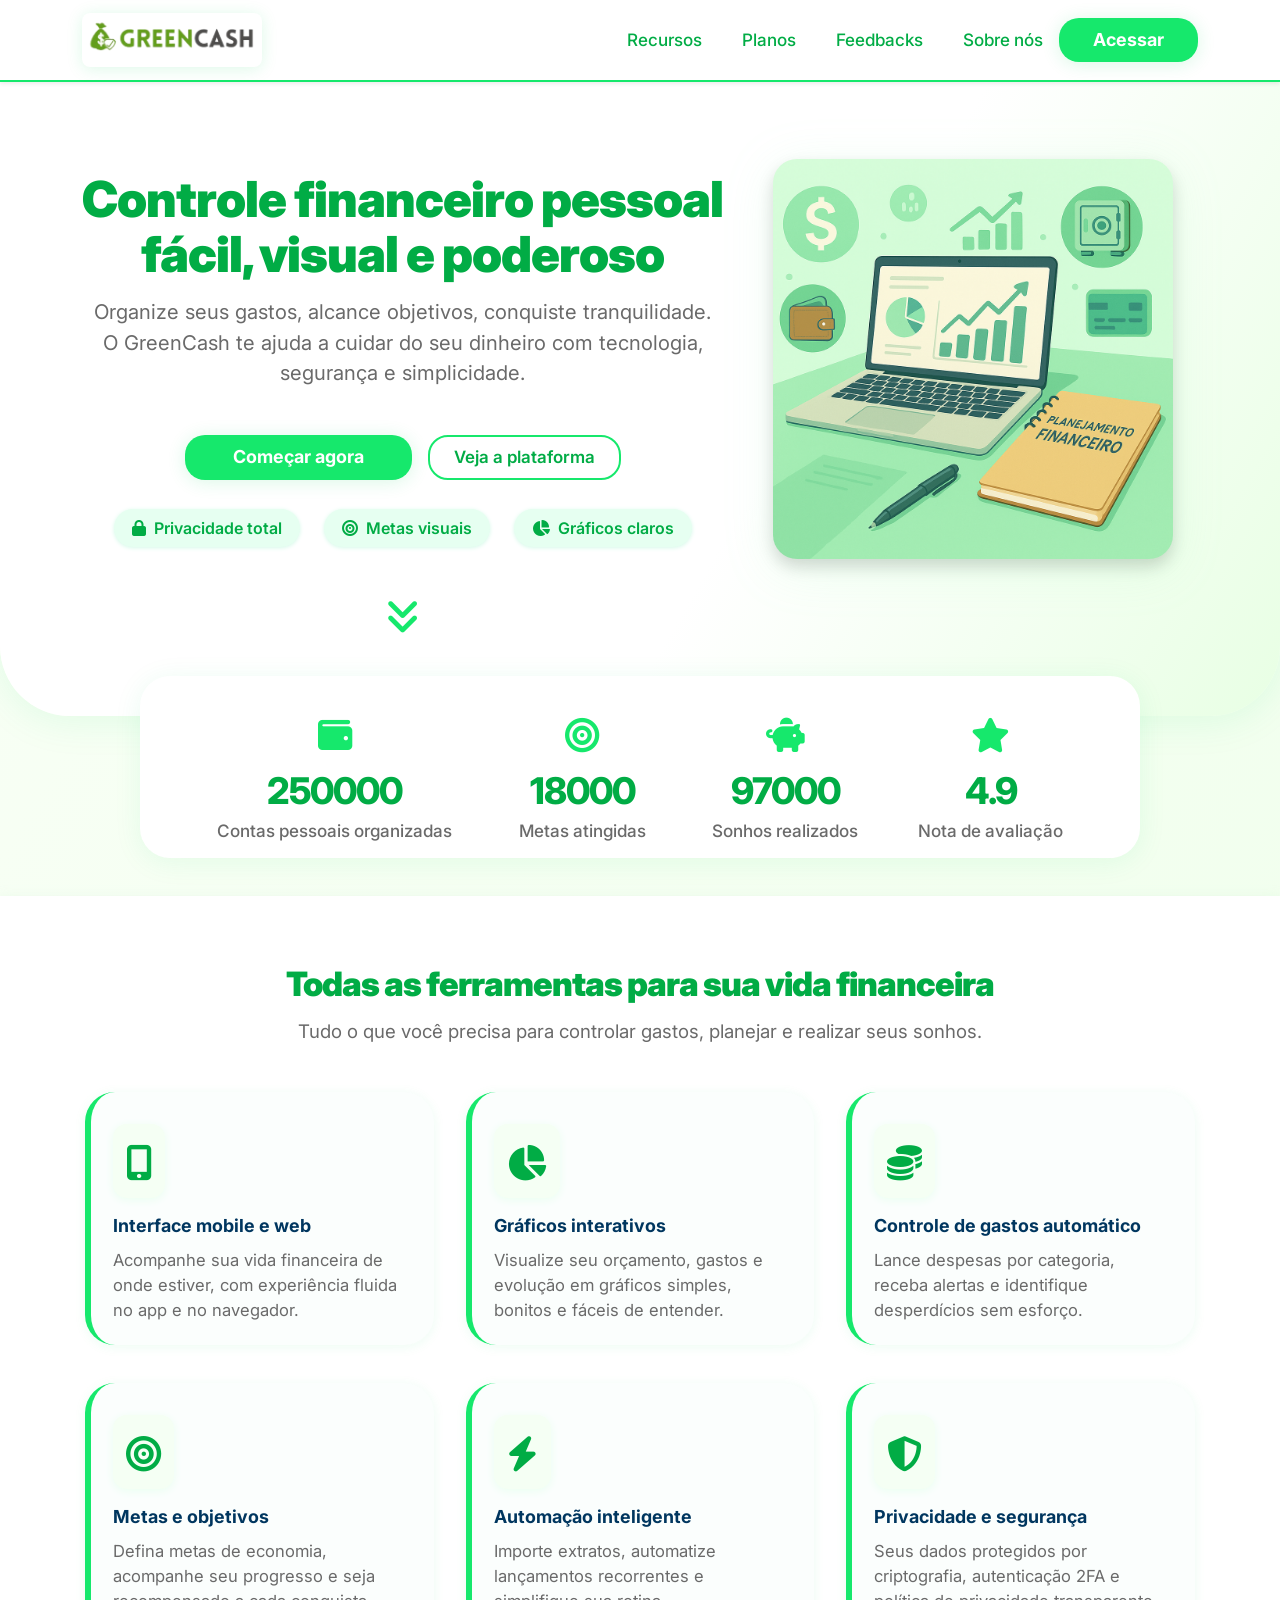
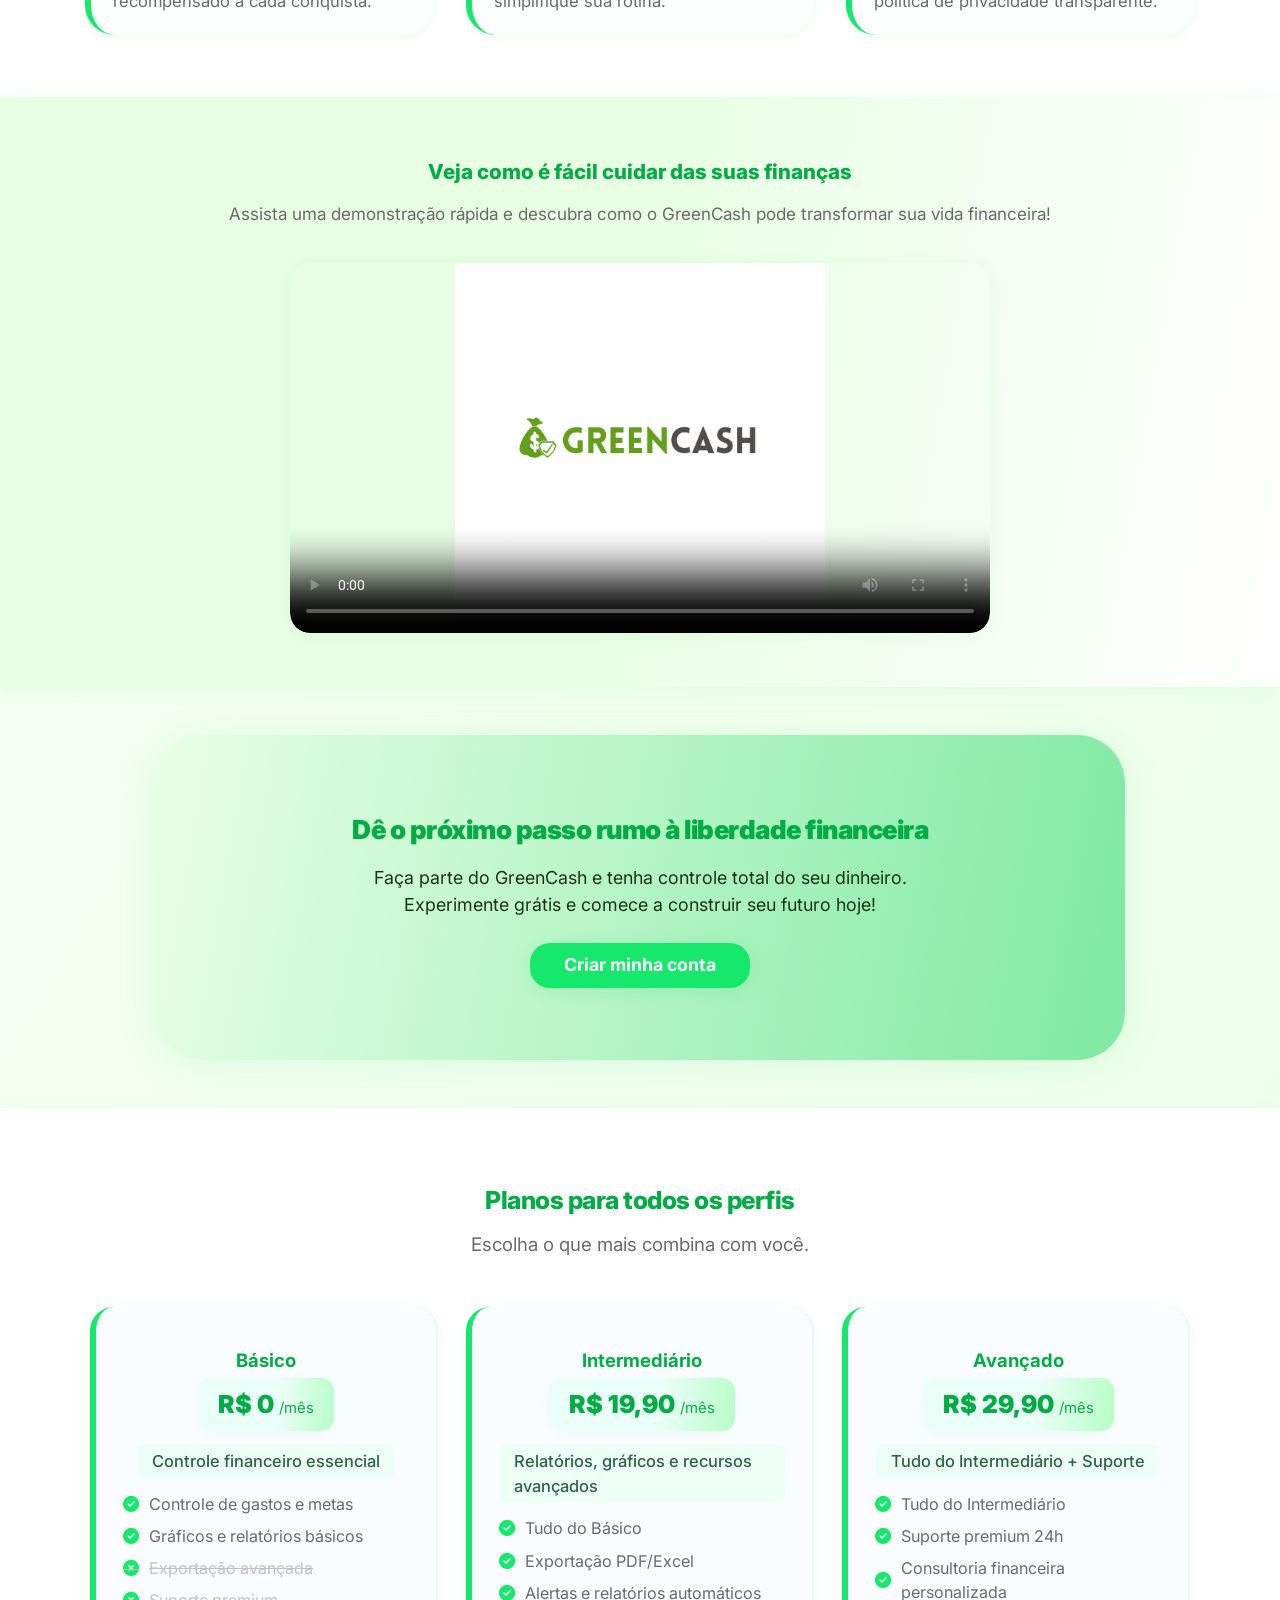
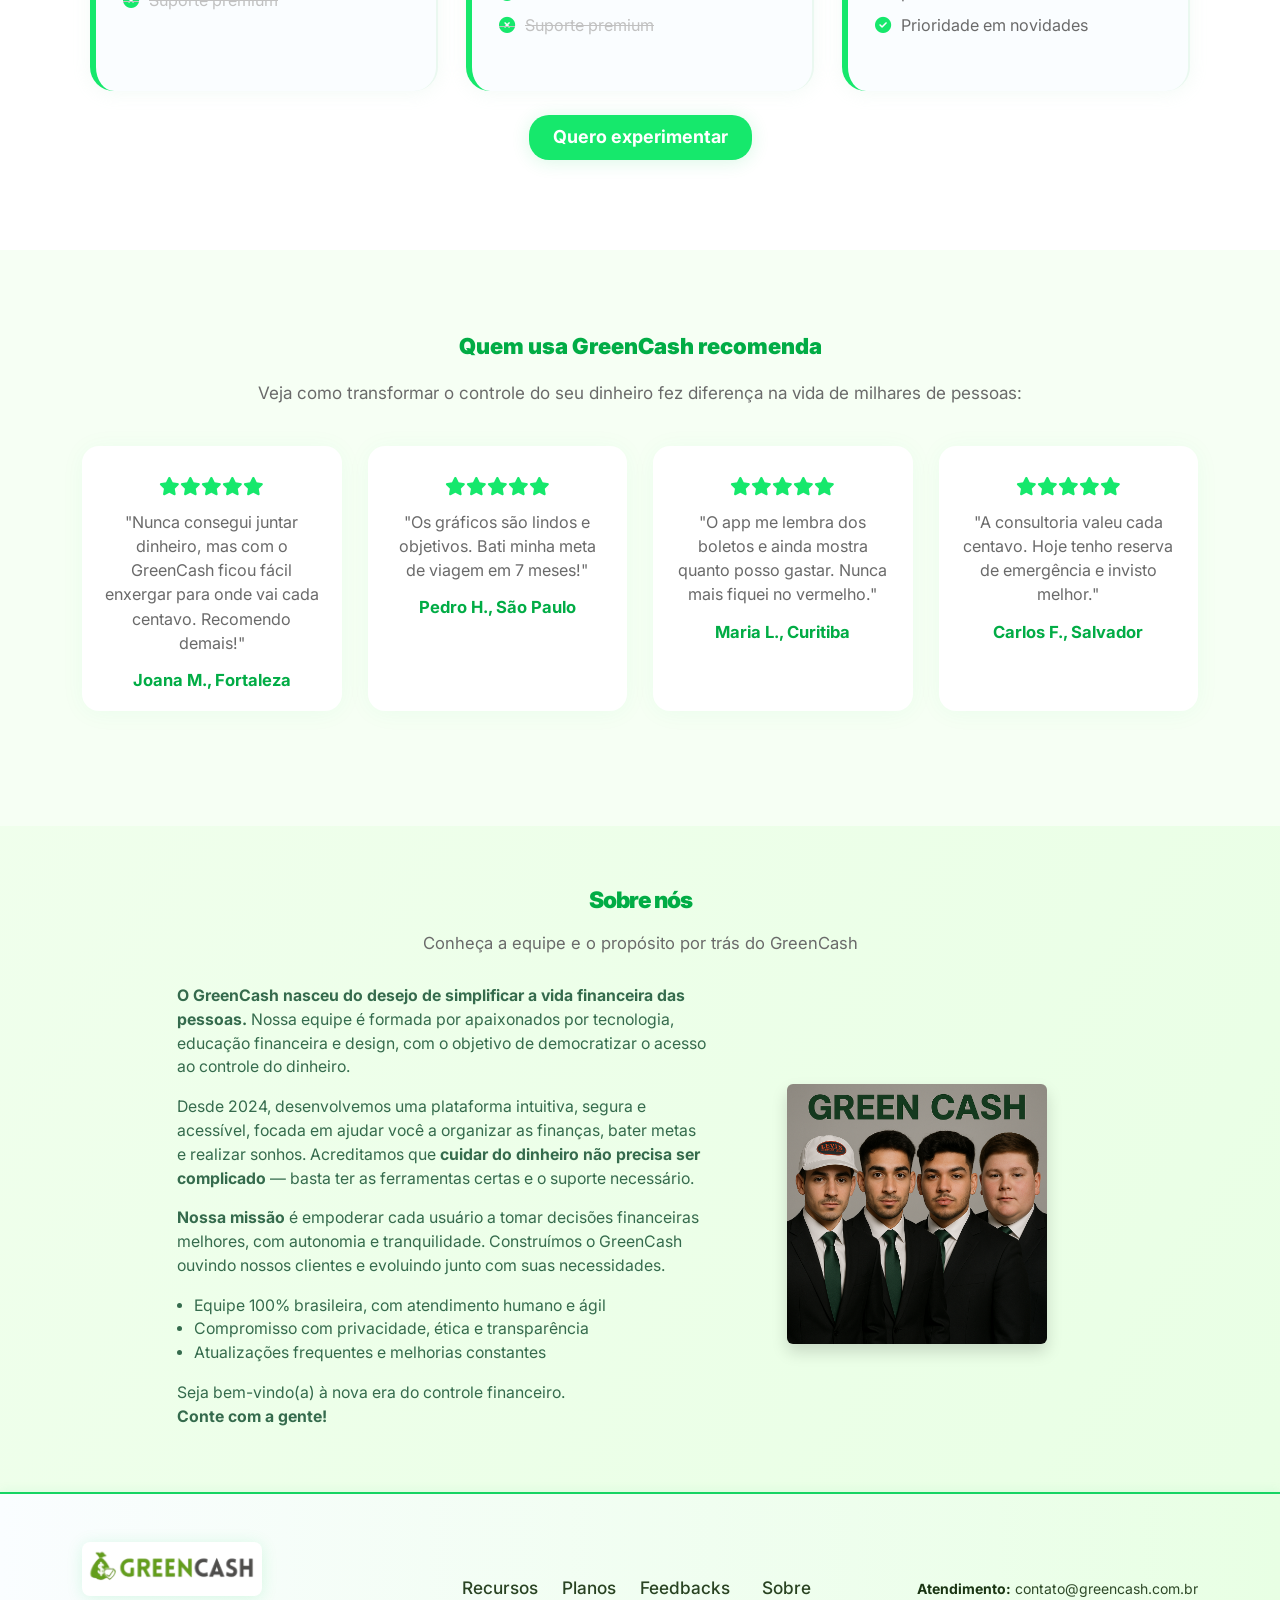
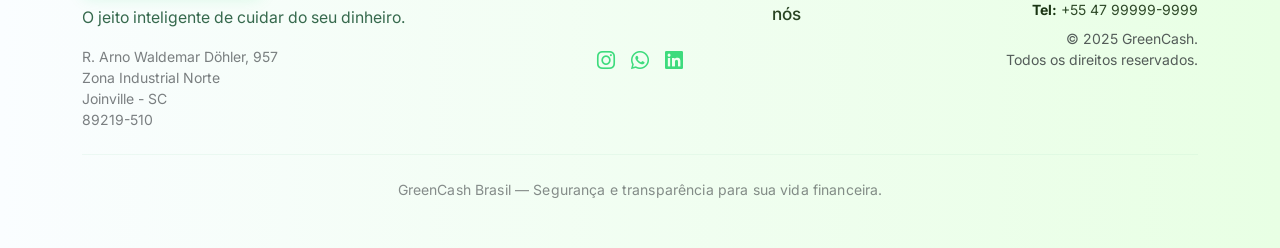
<file: SAGreenCash novo/dashboard/pages/index.html>
<!DOCTYPE html>
<html lang="pt-br">
<head>
  <meta charset="UTF-8"/>
  <meta name="viewport" content="width=device-width,initial-scale=1"/>
  <title>GreenCash | Seu Controle Financeiro Pessoal Inteligente</title>
  <!-- Bootstrap 5 -->
  <link href="https://cdn.jsdelivr.net/npm/bootstrap@5.3.3/dist/css/bootstrap.min.css" rel="stylesheet"/>
  <link href="https://cdnjs.cloudflare.com/ajax/libs/font-awesome/6.5.0/css/all.min.css" rel="stylesheet"/>
  <link href="https://fonts.googleapis.com/css?family=Inter:400,700|Roboto:400,700&display=swap" rel="stylesheet"/>
  <link href="https://cdnjs.cloudflare.com/ajax/libs/animate.css/4.1.1/animate.min.css" rel="stylesheet"/>
  <style>
    :root {
      --main-green: #16e86c;
      --green-dark: #01ac45;
      --main-blue: #00365f;
      --main-gray: #6a6a6a;
      --radius-lg: 30px;
      --shadow-main: 0 4px 40px rgba(22,212,99,0.10);
      --shadow-light: 0 2px 12px #b6e2c739;
      --bg-gradient: linear-gradient(120deg, #f9fff6 0%, #e8ffe4 100%);
      --text-dark: #1a3513;
      --header-shadow: 0 3px 8px rgba(0,0,0,0.04);
      --brand-gradient: linear-gradient(90deg, #01ac45 0%, #16d463 100%);
    }
    html, body {
      font-family: 'Inter', 'Roboto', Arial, sans-serif;
      background: var(--bg-gradient);
      color: var(--text-dark);
      min-height: 100vh;
      scroll-behavior: smooth;
    }
    .navbar {
      background: #fff;
      box-shadow: var(--header-shadow);
      border-bottom: 2px solid var(--main-green);
      font-size: 1.08rem;
      z-index: 10;
    }
    .navbar-brand {
      font-weight: bold;
      font-size: 2.1rem;
      color: var(--green-dark) !important;
      letter-spacing: -2px;
      display: flex;
      align-items: center;
      gap: 8px;
      background: var(--brand-gradient);
      -webkit-background-clip: text;
      -webkit-text-fill-color: transparent;
      background-clip: text;
      text-fill-color: transparent;
    }
    .gc-logo-navbar {
      height: 54px;
      width: auto;
      max-width: 180px;
      object-fit: contain;
      display: inline-block;
      border-radius: 8px;
      box-shadow: 0 2px 16px #16d46325;
      background: #fff;
      vertical-align: middle;
      margin-right: 0;
    }
    .navbar-nav .nav-link {
      color: var(--green-dark) !important;
      margin-left: 1.5rem;
      font-weight: 500;
      font-size: 1.07rem;
      transition: color .18s;
      position: relative;
    }
    .navbar-nav .nav-link.active, .navbar-nav .nav-link:hover {
      color: var(--main-green) !important;
      text-decoration: underline;
    }
    .btn-main {
      background: var(--main-green);
      color: #fff;
      font-weight: 700;
      border-radius: 20px;
      padding: 9px 34px;
      border: none;
      font-size: 1.12rem;
      transition: background .2s, box-shadow .2s;
      box-shadow: 0 2px 18px #16d46329;
    }
    .btn-main:hover, .btn-main:focus {
      background: var(--green-dark);
      color: #fff;
      box-shadow: 0 4px 32px #16d46332;
    }
    .btn-outline-main {
      border: 2px solid var(--main-green);
      color: var(--green-dark);
      background: transparent;
      font-weight: 600;
      border-radius: 20px;
      padding: 8px 26px;
      font-size: 1.06rem;
      transition: background .2s, color .2s;
    }
    .btn-outline-main:hover, .btn-outline-main:focus {
      background: var(--main-green);
      color: #fff;
    }
    /* HERO */
    .hero-section {
      background: linear-gradient(120deg,#fff 60%,#e8ffe4 100%);
      padding: 90px 0 70px 0;
      box-shadow: var(--shadow-main);
      border-radius: 0 0 70px 70px;
      position: relative;
      z-index: 1;
      overflow: hidden;
    }
    .hero-title {
      font-size: 3.1rem;
      font-weight: 900;
      color: var(--green-dark);
      margin-bottom: 14px;
      letter-spacing: -1px;
      max-width: 820px;
      line-height: 1.1;
    }
    .hero-lead {
      color: var(--main-gray);
      font-size: 1.27rem;
      margin-bottom: 38px;
      max-width: 660px;
      margin-left: auto;
      margin-right: auto;
    }
    .hero-img {
      max-width: 400px;
      width: 100%;
      margin: 0 auto;
      display: block;
      filter: drop-shadow(0 8px 24px #83f3ab23);
      border-radius: 24px;
      background: #fff;
      box-shadow: 0 2px 18px #01ac4512;
    }
    .hero-img-up {
      margin-top: -100px;
    }
    @media (max-width: 991px) {
      .hero-title { font-size: 2.05rem; }
      .features-title, .plans-title, .feedback-title { font-size: 1.16rem; }
      .features-grid, .feedback-cards { gap: 22px 0; }
      .hero-img-up { margin-top: -18px; }
    }
    @media (max-width: 768px) {
      .hero-section { padding: 36px 0 18px 0; border-radius: 0 0 32px 32px;}
      .features-section, .plans-section, .cta-section, .feedback-section { padding: 18px 0 18px 0;}
      .features-grid, .feedback-cards { gap: 13px 0;}
      .plan-card { min-width: 100%; }
      .plan-card { padding: 18px 7px 13px 7px; }
      .analytics-section { max-width: 96vw; }
      .newsletter-section, .cta-section { padding: 18px 0 12px 0; }
    }
    .hero-badges {
      margin-top: 26px;
      gap: 18px;
      display: flex;
      justify-content: center;
      flex-wrap: wrap;
    }
    .hero-badge {
      background: #e6fff1;
      color: var(--green-dark);
      font-weight: 600;
      font-size: 1rem;
      border-radius: 19px;
      padding: 7px 18px;
      margin: 3px;
      box-shadow: 0 1px 4px #d5f9e9;
      display: flex;
      align-items: center;
      gap: 8px;
    }
    .scroll-down-arrow {
      font-size: 2.4rem;
      color: var(--main-green);
      margin-top: 38px;
      animation: bounce 1.8s infinite;
      display: inline-block;
      cursor: pointer;
    }
    @keyframes bounce {
      0%,100%{transform:translateY(0);}
      50%{transform:translateY(16px);}
    }
    /* Analytics/Counter Section */
    .analytics-section {
      background: #fff;
      margin-top: -40px;
      margin-bottom: 38px;
      padding: 34px 0 14px 0;
      border-radius: 30px;
      box-shadow: 0 4px 28px #16d46316;
      max-width: 1000px;
      margin-left: auto;
      margin-right: auto;
      position: relative;
      z-index: 2;
    }
    .analytics-grid {
      display: flex;
      justify-content: center;
      gap: 60px;
      flex-wrap: wrap;
    }
    .analytics-item {
      text-align: center;
      min-width: 140px;
    }
    .analytics-icon {
      font-size: 2.15rem;
      color: var(--main-green);
      margin-bottom: 2px;
    }
    .analytics-number {
      font-size: 2.3rem;
      font-weight: 800;
      color: var(--green-dark);
      letter-spacing: -1px;
    }
    .analytics-label {
      color: var(--main-gray);
      font-size: 1.07rem;
      font-weight: 500;
    }
    /* Features */
    .features-section {
      background: #fff;
      padding: 68px 0 62px 0;
      box-shadow: var(--shadow-light);
    }
    .features-title {
      font-size: 2.1rem;
      font-weight: 900;
      color: var(--green-dark);
      text-align: center;
      margin-bottom: 14px;
      letter-spacing: -1px;
    }
    .features-sub {
      color: var(--main-gray);
      text-align: center;
      margin-bottom: 46px;
      font-size: 1.17rem;
    }
    .features-grid {
      display: grid;
      grid-template-columns: repeat(auto-fit, minmax(295px, 1fr));
      gap: 38px 32px;
      max-width: 1110px;
      margin: 0 auto;
    }
    .feature-card {
      background: #fbfefd;
      border-radius: var(--radius-lg);
      box-shadow: 0 2px 12px rgba(22,212,99,0.08);
      padding: 32px 22px 22px 22px;
      min-height: 210px;
      display: flex;
      flex-direction: column;
      align-items: flex-start;
      transition: box-shadow .22s, transform .22s;
      position: relative;
      border-left: 6px solid var(--main-green);
    }
    .feature-card:hover {
      box-shadow: 0 10px 38px #16d46322;
      transform: translateY(-4px) scale(1.025);
    }
    .feature-icon {
      font-size: 2.2rem;
      color: var(--green-dark);
      background: #f5fff4;
      padding: 13px 13px 8px 13px;
      border-radius: 14px;
      margin-bottom: 15px;
      box-shadow: 0 2px 8px #eafff1;
    }
    .feature-title {
      font-weight: 700;
      color: var(--main-blue);
      font-size: 1.12rem;
      margin-bottom: 8px;
      margin-top: 0;
    }
    .feature-desc {
      color: var(--main-gray);
      font-size: 1.04rem;
      margin-bottom: 0;
    }
    /* Demo Section */
    .demo-section {
      padding: 60px 0 54px 0;
      background: linear-gradient(100deg,#e8ffe4 50%,#fff 100%);
      box-shadow: 0 2px 18px #16d46316;
    }
    .demo-title {
      color: var(--green-dark);
      font-size: 1.29rem;
      font-weight: 800;
      text-align: center;
      margin-bottom: 13px;
    }
    .demo-desc {
      color: var(--main-gray);
      text-align: center;
      margin-bottom: 36px;
      font-size: 1.07rem;
    }
    .demo-video {
      display: flex;
      justify-content: center;
      align-items: center;
      margin: 0 auto;
      max-width: 700px;
      border-radius: 20px;
      box-shadow: 0 2px 18px #01ac4511;
      overflow: hidden;
    }
    /* Newsletter */
    .newsletter-section {
      background: #fff;
      padding: 54px 0 32px 0;
      text-align: center;
      border-radius: 38px;
      box-shadow: 0 2px 18px #16d46316;
      margin: 65px auto 38px auto;
      max-width: 700px;
    }
    .newsletter-title {
      font-size: 1.18rem;
      font-weight: 700;
      color: var(--green-dark);
      margin-bottom: 13px;
    }
    .newsletter-sub {
      color: #4e6484;
      font-size: 1.02rem;
      margin-bottom: 25px;
    }
    .newsletter-form {
      display: flex;
      justify-content: center;
      align-items: center;
      max-width: 420px;
      margin: 0 auto;
      background: #fff;
      border-radius: 22px;
      box-shadow: 0 3px 16px rgba(34,28,6,0.10);
      padding: 4px 8px;
    }
    .newsletter-form input[type="email"] {
      border: none;
      background: none;
      outline: none;
      padding: 12px 18px;
      font-size: 1.08rem;
      flex: 1;
      border-radius: 20px;
      color: #222;
    }
    .newsletter-form button {
      background: var(--main-green);
      color: #fff;
      border: none;
      border-radius: 20px;
      padding: 8px 22px;
      font-weight: bold;
      font-size: 1.04rem;
      margin-left: 8px;
      transition: background .18s;
      box-shadow: 0 3px 12px #00000012;
    }
    .newsletter-form button:hover {
      background: var(--green-dark);
      color: #fff;
    }
    /* CTA Section */
    .cta-section {
      background: linear-gradient(100deg, #e8ffe4 0%, #16d463 200%);
      color: #1a3513;
      padding: 75px 0 72px 0;
      text-align: center;
      border-radius: 48px;
      margin: 70px auto 45px auto;
      box-shadow: var(--shadow-main);
      max-width: 970px;
    }
    .cta-title {
      font-size: 1.64rem;
      font-weight: 900;
      margin-bottom: 13px;
      color: var(--green-dark);
      letter-spacing: -.5px;
    }
    .cta-lead {
      color: #1a3513;
      font-size: 1.12rem;
      margin-bottom: 32px;
    }
    /* Planos */
    .plans-section {
      background: #fff;
      padding: 78px 0 90px 0;
      box-shadow: var(--shadow-light);
    }
    .plans-title {
      color: var(--green-dark);
      font-size: 1.55rem;
      font-weight: 800;
      margin-bottom: 15px;
      text-align: center;
      letter-spacing: -.5px;
    }
    .plans-grid {
      display: flex;
      flex-wrap: wrap;
      gap: 44px 28px;
      justify-content: center;
      max-width: 1100px;
      margin: 0 auto;
    }
    .plan-card {
      background: #fafdff;
      border-radius: 24px;
      box-shadow: 0 2px 18px #b6e2c72a;
      padding: 40px 27px 28px 27px;
      flex:1 1 260px;
      max-width: 355px;
      min-width: 215px;
      border-left: 6px solid var(--main-green);
      border-right: 2px solid #eaf8f0;
      display: flex;
      flex-direction: column;
      align-items: center;
      position:relative;
      transition: box-shadow .21s, transform .21s;
    }
    .plan-card:hover {
      box-shadow: 0 10px 36px #01ac4521;
      transform: translateY(-5px) scale(1.04);
    }
    .plan-name {
      font-weight: 700;
      color: var(--green-dark);
      font-size: 1.16rem;
      margin-bottom: 3px;
    }
    .plan-price {
      font-size: 1.55rem;
      font-weight: 900;
      color: var(--green-dark);
      background: linear-gradient(98deg, #eafff7 60%, #b6ffc7 100%);
      padding: 8px 20px;
      border-radius: 13px;
      margin-bottom: 13px;
      box-shadow: 0 2px 18px #b6e2c72a;
    }
    .plan-desc {
      font-size: 1.03rem;
      font-weight: 500;
      margin-bottom: 13px;
      color: #2e6346;
      background: #edfff7;
      border-radius: 9px;
      padding: 5px 15px;
    }
    .plan-features {
      list-style: none;
      padding: 0;
      margin: 0 0 18px 0;
      color: var(--main-gray);
      font-size: 1.01rem;
      text-align: left;
      width: 100%;
    }
    .plan-features li {
      margin-bottom: 8px;
      display: flex;
      align-items: center;
    }
    .plan-features li i {
      margin-right: 10px;
      color: var(--main-green);
    }
    .plan-feature-disabled {
      color: #c1c1c1;
      text-decoration: line-through;
    }
    /* Feedbacks */
    .feedback-section {
      background: #f6fff4;
      padding: 80px 0 100px 0;
    }
    .feedback-title {
      color: var(--green-dark);
      font-size: 1.38rem;
      font-weight: 900;
      text-align: center;
      margin-bottom: 17px;
    }
    .feedback-sub {
      color: var(--main-gray);
      text-align: center;
      margin-bottom: 40px;
      font-size: 1.07rem;
    }
    .feedback-cards {
      display: flex;
      flex-wrap: wrap;
      gap: 44px 26px;
      justify-content: center;
      max-width: 1150px;
      margin: 0 auto;
    }
    .feedback-card {
      background: #fff;
      border-radius: 17px;
      box-shadow: 0 2px 24px #16d4630d;
      padding: 27px 22px 18px 22px;
      min-width: 250px;
      max-width: 350px;
      flex: 1 1 250px;
      margin-bottom: 15px;
      display: flex;
      flex-direction: column;
      align-items: center;
    }
    .feedback-stars {
      color: var(--main-green);
      margin-bottom: 9px;
      font-size: 1.15rem;
    }
    .feedback-author {
      font-weight: 700;
      color: var(--green-dark);
      margin-top: 13px;
      font-size: 1.04rem;
    }
    .feedback-text {
      color: var(--main-gray);
      font-size: 1.01rem;
      text-align: center;
    }
    /* FOOTER */
    footer.footer-modern-aligned {
      background: linear-gradient(90deg, #fafdff 0%, #e8ffe4 100%);
      border-top: 2px solid #16d463;
      font-size: 1rem;
      box-shadow: 0 -2px 10px #16d46311;
      letter-spacing: 0;
    }
    .footer-desc {
      color: #2e6346;
      opacity: .96;
      font-size: .99rem;
    }
    .footer-address {
      color: #356b4d;
      opacity: .78;
      margin-top: 7px;
      margin-bottom: 0;
    }
    .footer-links a {
      color: #1a3513;
      text-decoration: none;
      font-size: 1.08rem;
      font-weight: 500;
      opacity: .93;
      transition: color 0.16s, opacity 0.13s;
      position: relative;
      padding: 2px 0;
    }
    .footer-links a:hover {
      color: #16d463;
      opacity: 1;
      text-decoration: underline;
    }
    .footer-social a {
      color: #16d463;
      font-size: 1.3rem;
      transition: color 0.19s, transform 0.18s;
      opacity: .82;
      display: inline-block;
    }
    .footer-social a:hover {
      color: #01ac45;
      transform: scale(1.12);
      opacity: 1;
    }
    .footer-contact {
      color: #1a3513;
      text-decoration: none;
      opacity: .9;
      transition: color .18s;
    }
    .footer-contact:hover {
      color: #16d463;
      text-decoration: underline;
      opacity: 1;
    }
    .footer-hr {
      border: none;
      border-top: 1px solid #b6e2c7;
      opacity: .19;
      margin: 18px 0 12px 0;
    }
    .footer-mini-copy {
      opacity: .7;
      letter-spacing: 0.01em;
      margin-bottom: 0;
    }
    @media (max-width: 991px) {
      .footer-modern-aligned .row > div { text-align: center !important; }
    }
    @media (max-width: 575px) {
      .footer-desc {margin-left:0;margin-right:0;}
      .footer-links {flex-direction: column !important; gap: 8px !important;}
      .footer-social {gap: 14px !important;}
    }
    /* About section */
    .about-section {
      padding: 32px 0 20px 0;
      margin: 28px auto 28px auto;
      max-width: 950px;
      border-radius: 20px;
      background: none !important;
      box-shadow: none !important;
    }
    .about-section .features-title { font-size:1.42rem;margin-bottom:10px;}
    .about-section .features-sub { font-size:1.04rem; margin-bottom:18px;}
    .about-section p, .about-section ul { font-size:0.99rem;}
    @media (max-width: 991px) {
      .about-section { padding: 18px 0 12px 0; }
      .about-section .row { flex-direction: column-reverse; }
      .about-section img { margin-bottom: 18px; }
    }
  </style>
</head>
<body>
  <!-- Navbar -->
  <nav class="navbar navbar-expand-lg navbar-light shadow-sm">
    <div class="container">
      <a class="navbar-brand" href="#">
        <img src="logo.png" alt="GreenCash logo" class="gc-logo-navbar">
      </a>
      <button class="navbar-toggler" type="button" data-bs-toggle="collapse" data-bs-target="#navbarNav">
        <span class="navbar-toggler-icon"></span>
      </button>
      <div class="collapse navbar-collapse" id="navbarNav">
        <ul class="navbar-nav ms-auto align-items-center">
          <li class="nav-item"><a class="nav-link" href="#features">Recursos</a></li>
          <li class="nav-item"><a class="nav-link" href="#plans">Planos</a></li>
          <li class="nav-item"><a class="nav-link" href="#feedbacks">Feedbacks</a></li>
          <li class="nav-item"><a class="nav-link" href="#about">Sobre nós</a></li>
          <li class="nav-item ms-2">
            <a href="login.php" class="btn btn-main">Acessar</a>
          </li>
        </ul>
      </div>
    </div>
  </nav>

  <!-- Hero Section -->
  <section class="hero-section d-flex flex-column align-items-center text-center">
    <div class="container">
      <div class="row align-items-center">
        <div class="col-lg-7 order-2 order-lg-1 animate__animated animate__fadeInLeft">
          <h1 class="hero-title mb-3">Controle financeiro pessoal fácil, visual e poderoso</h1>
          <div class="hero-lead">
            Organize seus gastos, alcance objetivos, conquiste tranquilidade.<br>
            O GreenCash te ajuda a cuidar do seu dinheiro com tecnologia, segurança e simplicidade.
          </div>
          <div class="d-flex flex-wrap justify-content-center gap-2 mb-2">
            <a href="login.php" class="btn btn-main btn-lg px-5 mt-2 me-2">Começar agora</a>
            <a href="#demo" class="btn btn-outline-main btn-lg px-4 mt-2">Veja a plataforma</a>
          </div>
          <div class="hero-badges">
            <span class="hero-badge"><i class="fas fa-lock"></i> Privacidade total</span>
            <span class="hero-badge"><i class="fas fa-bullseye"></i> Metas visuais</span>
            <span class="hero-badge"><i class="fas fa-chart-pie"></i> Gráficos claros</span>
          </div>
          <div class="scroll-down-arrow" onclick="document.getElementById('features').scrollIntoView({behavior:'smooth'});">
            <i class="fas fa-angle-double-down"></i>
          </div>
        </div>
        <div class="col-lg-5 order-1 order-lg-2 mb-4 mb-lg-0 animate__animated animate__fadeInRight">
          <img src="controle finaceiro.png"
               alt="Dashboard financeiro pessoal GreenCash" class="hero-img shadow hero-img-up"/>
        </div>
      </div>
    </div>
  </section>

  <!-- Analytics Section (Counters) -->
  <section class="analytics-section">
    <div class="container">
      <div class="analytics-grid">
        <div class="analytics-item">
          <div class="analytics-icon"><i class="fas fa-wallet"></i></div>
          <div class="analytics-number counter" data-target="250000">0</div>
          <div class="analytics-label">Contas pessoais organizadas</div>
        </div>
        <div class="analytics-item">
          <div class="analytics-icon"><i class="fas fa-bullseye"></i></div>
          <div class="analytics-number counter" data-target="18000">0</div>
          <div class="analytics-label">Metas atingidas</div>
        </div>
        <div class="analytics-item">
          <div class="analytics-icon"><i class="fas fa-piggy-bank"></i></div>
          <div class="analytics-number counter" data-target="97000">0</div>
          <div class="analytics-label">Sonhos realizados</div>
        </div>
        <div class="analytics-item">
          <div class="analytics-icon"><i class="fas fa-star"></i></div>
          <div class="analytics-number counter" data-target="4.9" data-decimal="true">0</div>
          <div class="analytics-label">Nota de avaliação</div>
        </div>
      </div>
    </div>
  </section>

  <!-- Features -->
  <section class="features-section" id="features">
    <div class="container">
      <h2 class="features-title">Todas as ferramentas para sua vida financeira</h2>
      <div class="features-sub">Tudo o que você precisa para controlar gastos, planejar e realizar seus sonhos.</div>
      <div class="features-grid">
        <div class="feature-card">
          <span class="feature-icon"><i class="fas fa-mobile-alt"></i></span>
          <div class="feature-title">Interface mobile e web</div>
          <div class="feature-desc">Acompanhe sua vida financeira de onde estiver, com experiência fluida no app e no navegador.</div>
        </div>
        <div class="feature-card">
          <span class="feature-icon"><i class="fas fa-pie-chart"></i></span>
          <div class="feature-title">Gráficos interativos</div>
          <div class="feature-desc">Visualize seu orçamento, gastos e evolução em gráficos simples, bonitos e fáceis de entender.</div>
        </div>
        <div class="feature-card">
          <span class="feature-icon"><i class="fas fa-coins"></i></span>
          <div class="feature-title">Controle de gastos automático</div>
          <div class="feature-desc">Lance despesas por categoria, receba alertas e identifique desperdícios sem esforço.</div>
        </div>
        <div class="feature-card">
          <span class="feature-icon"><i class="fas fa-bullseye"></i></span>
          <div class="feature-title">Metas e objetivos</div>
          <div class="feature-desc">Defina metas de economia, acompanhe seu progresso e seja recompensado a cada conquista.</div>
        </div>
        <div class="feature-card">
          <span class="feature-icon"><i class="fas fa-bolt"></i></span>
          <div class="feature-title">Automação inteligente</div>
          <div class="feature-desc">Importe extratos, automatize lançamentos recorrentes e simplifique sua rotina.</div>
        </div>
        <div class="feature-card">
          <span class="feature-icon"><i class="fas fa-shield-alt"></i></span>
          <div class="feature-title">Privacidade e segurança</div>
          <div class="feature-desc">Seus dados protegidos por criptografia, autenticação 2FA e política de privacidade transparente.</div>
        </div>
      </div>
    </div>
  </section>
    <!-- Demo Section -->
    <section class="demo-section" id="demo">
      <div class="container">
        <div class="demo-title">Veja como é fácil cuidar das suas finanças</div>
        <div class="demo-desc">Assista uma demonstração rápida e descubra como o GreenCash pode transformar sua vida financeira!</div>
        <div class="demo-video">
          <video width="100%" height="370" controls poster="unnamed.png" style="border-radius:20px;box-shadow:0 2px 18px #01ac4511;display:block;">
            <source src="videoexemplo.mp4" type="video/mp4">
            Seu navegador não suporta o elemento de vídeo.
          </video>
        </div>
      </div>
    </section>
  
    <!-- CTA Section -->
    <section class="cta-section my-5">
      <div class="container">
        <div class="cta-title mb-3">Dê o próximo passo rumo à liberdade financeira</div>
        <div class="cta-lead mb-4">
          Faça parte do GreenCash e tenha controle total do seu dinheiro.<br>
          Experimente grátis e comece a construir seu futuro hoje!
        </div>
        <a href="login.php" class="btn btn-main btn-lg">Criar minha conta</a>
      </div>
    </section>
  
    <!-- Planos -->
    <section class="plans-section" id="plans">
      <div class="container">
        <h2 class="plans-title">Planos para todos os perfis</h2>
        <div class="features-sub mb-5">Escolha o que mais combina com você.</div>
        <div class="plans-grid">
          <!-- Plano Básico -->
          <div class="plan-card animate__animated animate__fadeInUp">
            <div class="plan-name">Básico</div>
            <div class="plan-price">R$ 0 <span style="font-size:.93rem; font-weight: 400;">/mês</span></div>
            <div class="plan-desc">Controle financeiro essencial</div>
            <ul class="plan-features">
              <li><i class="fas fa-check-circle"></i>Controle de gastos e metas</li>
              <li><i class="fas fa-check-circle"></i>Gráficos e relatórios básicos</li>
              <li class="plan-feature-disabled"><i class="fas fa-times-circle"></i>Exportação avançada</li>
              <li class="plan-feature-disabled"><i class="fas fa-times-circle"></i>Suporte premium</li>
            </ul>
          </div>
          <!-- Plano Intermediário -->
          <div class="plan-card animate__animated animate__fadeInUp animate__delay-1s">
            <div class="plan-name">Intermediário</div>
            <div class="plan-price">R$ 19,90 <span style="font-size:.93rem; font-weight: 400;">/mês</span></div>
            <div class="plan-desc">Relatórios, gráficos e recursos avançados</div>
            <ul class="plan-features">
              <li><i class="fas fa-check-circle"></i>Tudo do Básico</li>
              <li><i class="fas fa-check-circle"></i>Exportação PDF/Excel</li>
              <li><i class="fas fa-check-circle"></i>Alertas e relatórios automáticos</li>
              <li class="plan-feature-disabled"><i class="fas fa-times-circle"></i>Suporte premium</li>
            </ul>
          </div>
          <!-- Plano Avançado -->
          <div class="plan-card animate__animated animate__fadeInUp animate__delay-2s">
            <div class="plan-name">Avançado</div>
            <div class="plan-price">R$ 29,90 <span style="font-size:.93rem; font-weight: 400;">/mês</span></div>
            <div class="plan-desc">Tudo do Intermediário + Suporte</div>
            <ul class="plan-features">
              <li><i class="fas fa-check-circle"></i>Tudo do Intermediário</li>
              <li><i class="fas fa-check-circle"></i>Suporte premium 24h</li>
              <li><i class="fas fa-check-circle"></i>Consultoria financeira personalizada</li>
              <li><i class="fas fa-check-circle"></i>Prioridade em novidades</li>
            </ul>
          </div>
        </div>
        <div class="text-center mt-4">
          <a href="login.php" class="btn btn-main btn-lg px-4">Quero experimentar</a>
        </div>
      </div>
    </section>
  
    <!-- Feedbacks -->
    <section class="feedback-section" id="feedbacks">
      <div class="container">
        <div class="feedback-title">Quem usa GreenCash recomenda</div>
        <div class="feedback-sub">Veja como transformar o controle do seu dinheiro fez diferença na vida de milhares de pessoas:</div>
        <div class="feedback-cards">
          <div class="feedback-card">
            <div class="feedback-stars">
              <i class="fas fa-star"></i><i class="fas fa-star"></i><i class="fas fa-star"></i><i class="fas fa-star"></i><i class="fas fa-star"></i>
            </div>
            <div class="feedback-text">
              "Nunca consegui juntar dinheiro, mas com o GreenCash ficou fácil enxergar para onde vai cada centavo. Recomendo demais!"
            </div>
            <div class="feedback-author">Joana M., Fortaleza</div>
          </div>
          <div class="feedback-card">
            <div class="feedback-stars">
              <i class="fas fa-star"></i><i class="fas fa-star"></i><i class="fas fa-star"></i><i class="fas fa-star"></i><i class="fas fa-star"></i>
            </div>
            <div class="feedback-text">
              "Os gráficos são lindos e objetivos. Bati minha meta de viagem em 7 meses!"
            </div>
            <div class="feedback-author">Pedro H., São Paulo</div>
          </div>
          <div class="feedback-card">
            <div class="feedback-stars">
              <i class="fas fa-star"></i><i class="fas fa-star"></i><i class="fas fa-star"></i><i class="fas fa-star"></i><i class="fas fa-star"></i>
            </div>
            <div class="feedback-text">
              "O app me lembra dos boletos e ainda mostra quanto posso gastar. Nunca mais fiquei no vermelho."
            </div>
            <div class="feedback-author">Maria L., Curitiba</div>
          </div>
          <div class="feedback-card">
            <div class="feedback-stars">
              <i class="fas fa-star"></i><i class="fas fa-star"></i><i class="fas fa-star"></i><i class="fas fa-star"></i><i class="fas fa-star"></i>
            </div>
            <div class="feedback-text">
              "A consultoria valeu cada centavo. Hoje tenho reserva de emergência e invisto melhor."
            </div>
            <div class="feedback-author">Carlos F., Salvador</div>
          </div>
        </div>
      </div>
    </section>
  
    <!-- Sobre nós -->
    <section id="about" class="about-section">
      <div class="container">
        <h2 class="features-title" style="margin-bottom:18px;">Sobre nós</h2>
        <div class="features-sub" style="margin-bottom:28px;">Conheça a equipe e o propósito por trás do GreenCash</div>
        <div class="row align-items-center">
          <div class="col-lg-7 mb-4 mb-lg-0">
            <div style="font-size:1.01rem; color:#356b4d;">
              <p>
                <strong>O GreenCash nasceu do desejo de simplificar a vida financeira das pessoas.</strong> Nossa equipe é formada por apaixonados por tecnologia, educação financeira e design, com o objetivo de democratizar o acesso ao controle do dinheiro.
              </p>
              <p>
                Desde 2024, desenvolvemos uma plataforma intuitiva, segura e acessível, focada em ajudar você a organizar as finanças, bater metas e realizar sonhos. Acreditamos que <b>cuidar do dinheiro não precisa ser complicado</b> — basta ter as ferramentas certas e o suporte necessário.
              </p>
              <p>
                <b>Nossa missão</b> é empoderar cada usuário a tomar decisões financeiras melhores, com autonomia e tranquilidade. Construímos o GreenCash ouvindo nossos clientes e evoluindo junto com suas necessidades.
              </p>
              <ul style="margin-left:0; padding-left:1.1em;">
                <li>Equipe 100% brasileira, com atendimento humano e ágil</li>
                <li>Compromisso com privacidade, ética e transparência</li>
                <li>Atualizações frequentes e melhorias constantes</li>
              </ul>
              <p>
                Seja bem-vindo(a) à nova era do controle financeiro.<br>
                <strong>Conte com a gente!</strong>
              </p>
            </div>
          </div>
          <div class="col-lg-5 text-center">
            <img src="equipe.png" alt="Equipe GreenCash" class="img-fluid rounded shadow" style="max-width:260px;">
          </div>
        </div>
      </div>
    </section>
  
    <!-- Footer -->
    <footer class="footer-modern-aligned">
      <div class="container py-5">
        <div class="row g-4 align-items-center justify-content-between">
          <!-- Logo & Missão -->
          <div class="col-12 col-md-4 text-center text-md-start">
            <a class="navbar-brand" href="#">
              <img src="logo.png" alt="GreenCash logo" class="gc-logo-navbar">
            </a>
            <p class="footer-desc" style="margin-left: 0; margin-top: 10px; color: #2e6346;">
              O jeito inteligente de cuidar do seu dinheiro.
            </p>
            <address class="footer-address mb-0 small text-muted" style="font-style:normal;">
              R. Arno Waldemar Döhler, 957<br>
              Zona Industrial Norte<br>
              Joinville - SC<br>
              89219-510
            </address>
          </div>
          <!-- Navegação Central -->
          <div class="col-12 col-md-4 text-center my-2">
            <nav class="footer-links d-flex justify-content-center gap-4 mb-3">
              <a href="#features">Recursos</a>
              <a href="#plans">Planos</a>
              <a href="#feedbacks">Feedbacks</a>
              <a href="#about">Sobre nós</a>
            </nav>
            <div class="footer-social mt-3 d-flex justify-content-center gap-3">
              <a href="#" aria-label="Instagram"><i class="fab fa-instagram"></i></a>
              <a href="#" aria-label="WhatsApp"><i class="fab fa-whatsapp"></i></a>
              <a href="#" aria-label="LinkedIn"><i class="fab fa-linkedin"></i></a>
            </div>
          </div>
          <!-- Contato & Direitos -->
          <div class="col-12 col-md-4 text-center text-md-end mt-3 mt-md-0">
            <div class="small mb-2">
              <span class="fw-bold">Atendimento:</span> <a href="mailto:contato@greencash.com.br" class="footer-contact">contato@greencash.com.br</a><br>
              <span class="fw-bold">Tel:</span> <a href="tel:+5511999999999" class="footer-contact">+55 47 99999-9999</a>
            </div>
            <div class="small text-muted mt-2">
              © 2025 GreenCash.<br>Todos os direitos reservados.
            </div>
          </div>
        </div>
        <hr class="footer-hr my-4">
        <div class="row">
          <div class="col-12 text-center small footer-mini-copy text-muted">
            GreenCash Brasil — Segurança e transparência para sua vida financeira.
          </div>
        </div>
      </div>
    </footer>
  
    <!-- Scripts -->
    <script src="https://cdn.jsdelivr.net/npm/bootstrap@5.3.3/dist/js/bootstrap.bundle.min.js"></script>
    <script>
      // Animated counters
      function animateCounter(el, target, duration, prefix = '', suffix = '', decimal = false, currency = false) {
        let start = 0;
        let startTime = null;
        function animateStep(timestamp) {
          if (!startTime) startTime = timestamp;
          const progress = Math.min((timestamp - startTime) / duration, 1);
          let value = Math.floor(progress * (target - start) + start);
          if (decimal) value = (progress * (target - start) + start).toFixed(1);
          if (currency) {
            let val = Math.floor(progress * (target - start) + start);
            value = 'R$ ' + val.toLocaleString('pt-BR') + '+';
          }
          el.textContent = prefix + value + suffix;
          if (progress < 1) {
            requestAnimationFrame(animateStep);
          } else {
            if (currency) el.textContent = 'R$ ' + target.toLocaleString('pt-BR') + '+';
            if (decimal) el.textContent = target.toFixed(1);
          }
        }
        requestAnimationFrame(animateStep);
      }
      window.addEventListener('DOMContentLoaded', function() {
        document.querySelectorAll('.counter').forEach(function(el) {
          const target = parseFloat(el.getAttribute('data-target'));
          const decimal = el.hasAttribute('data-decimal');
          const currency = el.hasAttribute('data-currency');
          animateCounter(el, target, 1500, '', '', decimal, currency);
        });
      });
      // Smooth scroll for all anchor links
      document.querySelectorAll('a[href^="#"]').forEach(anchor => {
        anchor.addEventListener('click', function (e) {
          const href = this.getAttribute('href');
          if(href.length > 1 && document.querySelector(href)) {
            e.preventDefault();
            document.querySelector(href).scrollIntoView({ behavior: 'smooth' });
          }
        });
      });
    </script>
  </body>
  </html>
</file>
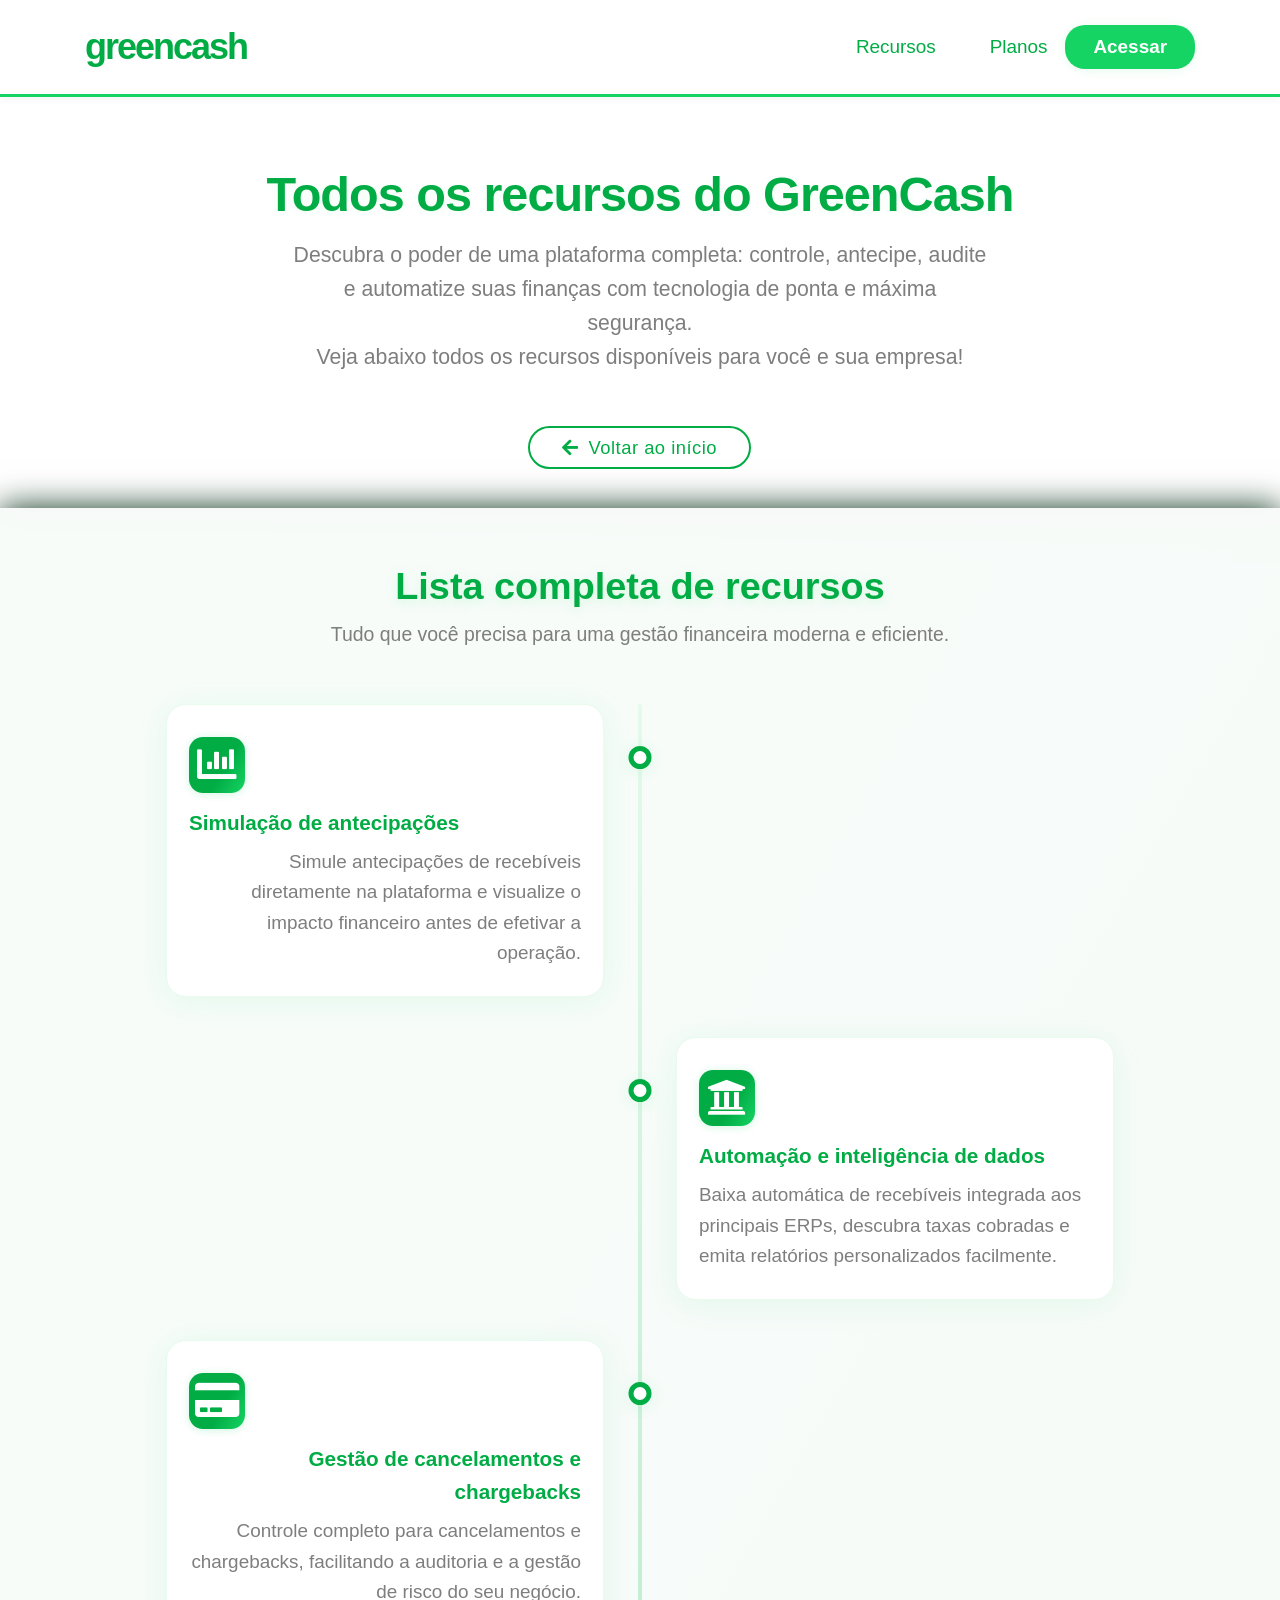
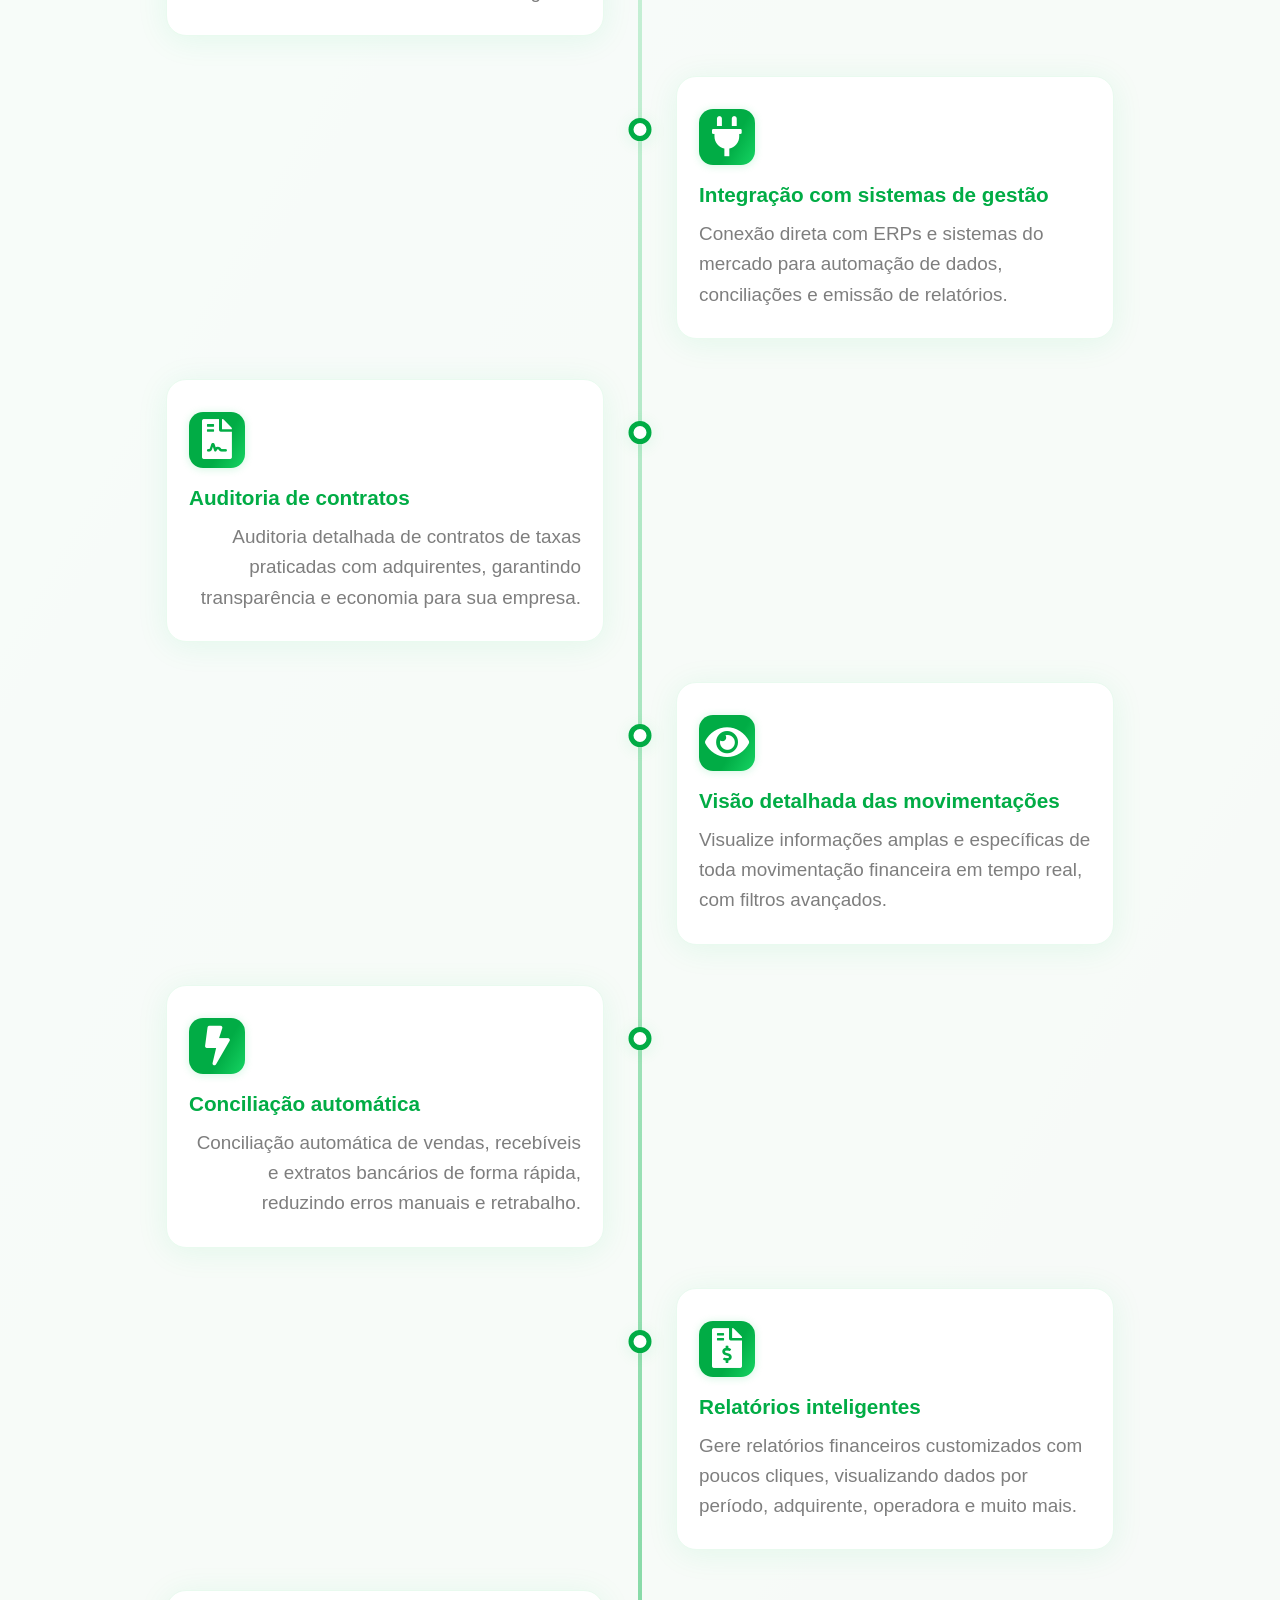
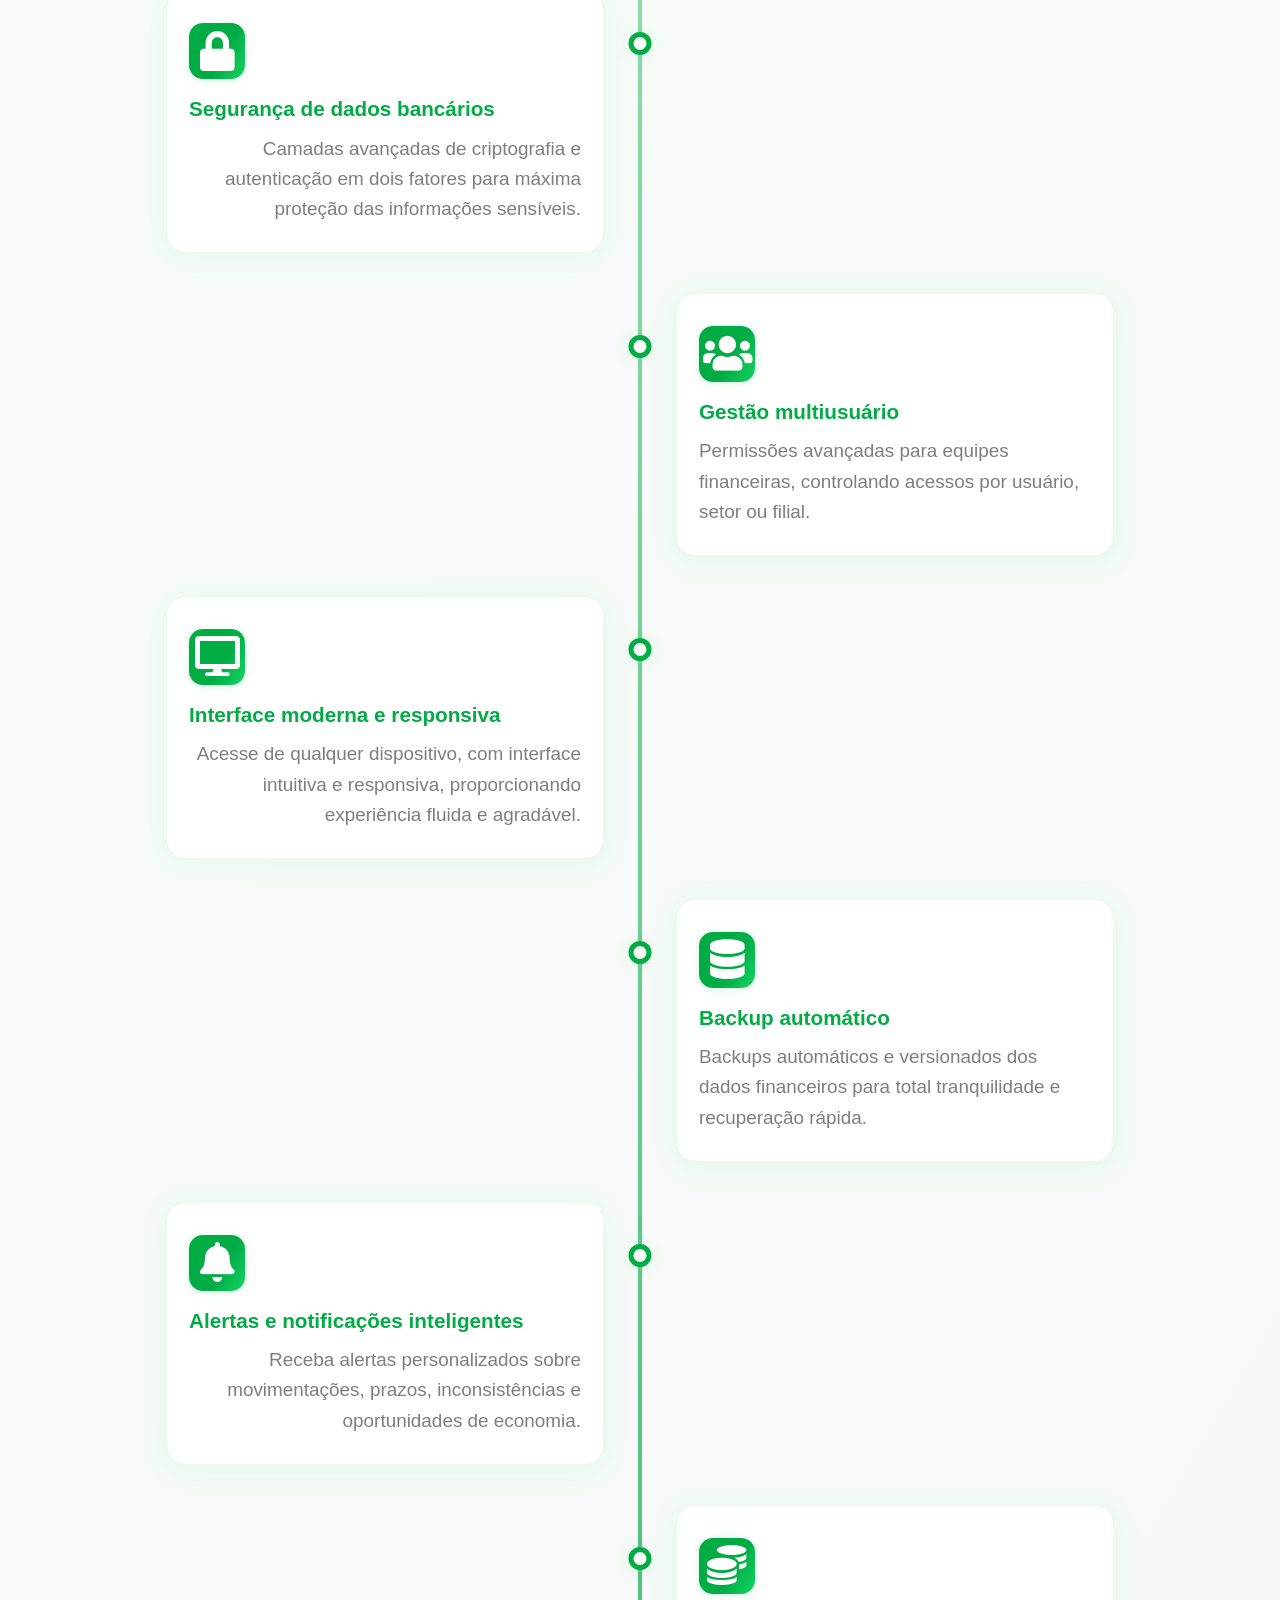
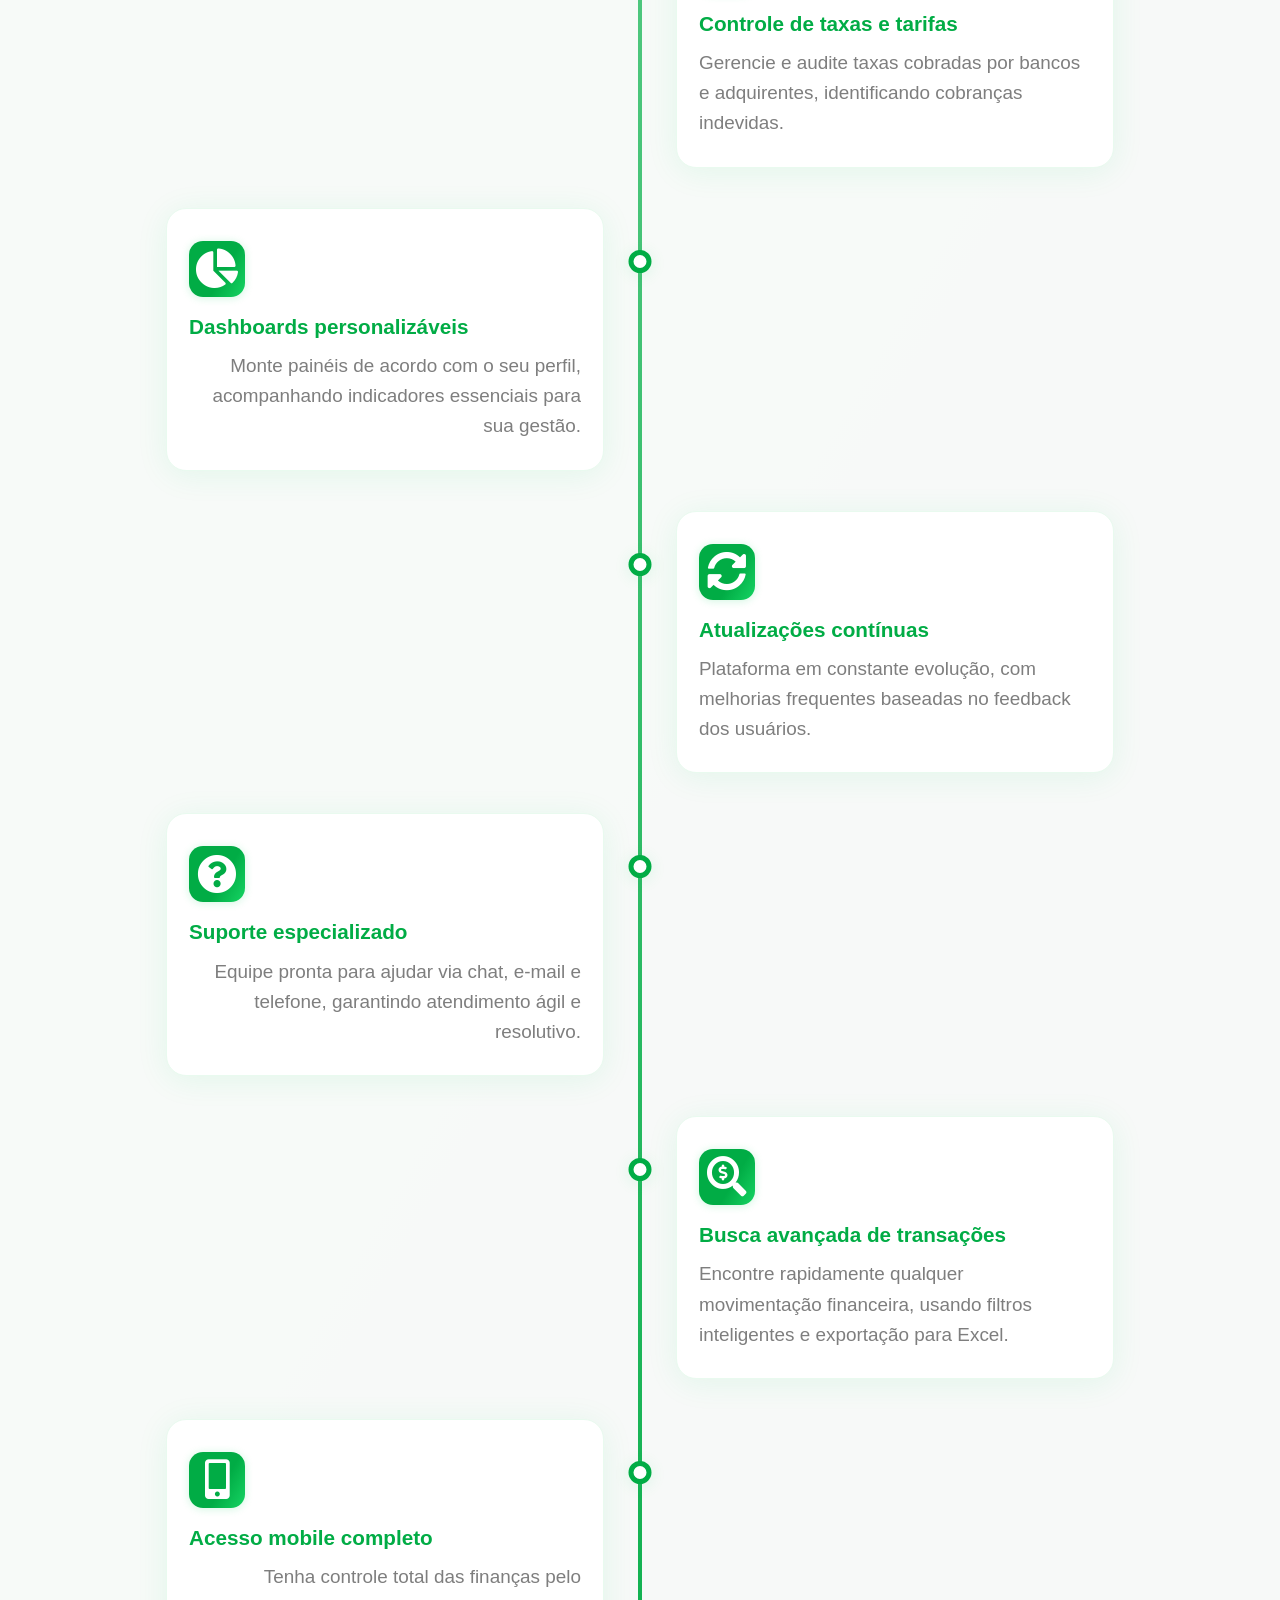
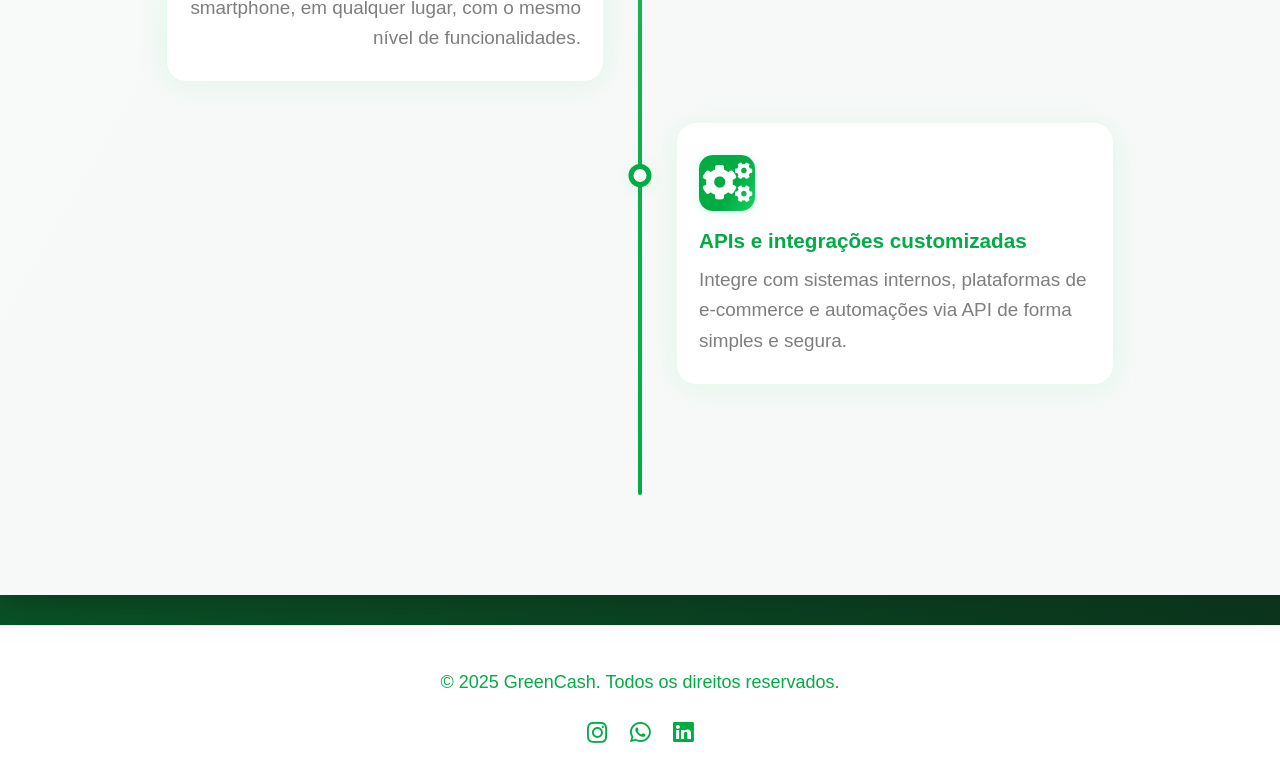
<file: SAGreenCash novo/dashboard/pages/recursos.html>
<!DOCTYPE html>
<html lang="pt-br">
<head>
  <meta charset="UTF-8">
  <meta name="viewport" content="width=device-width, initial-scale=1, shrink-to-fit=no">
  <title>GreenCash - Todos os Recursos</title>
  <!-- Bootstrap CSS -->
  <link href="https://stackpath.bootstrapcdn.com/bootstrap/4.5.2/css/bootstrap.min.css" rel="stylesheet">
  <link href="https://cdnjs.cloudflare.com/ajax/libs/font-awesome/5.15.1/css/all.min.css" rel="stylesheet">
  <link href="https://cdnjs.cloudflare.com/ajax/libs/animate.css/4.1.1/animate.min.css" rel="stylesheet">
  <style>
    :root {
      --main-green: #16d463;
      --main-green-dark: #01ac45;
      --main-bg: #1a3513;
      --main-text: #222;
      --shadow-dark: #16140b;
      --shadow-green: #0c331c;
      --gray: #7e7e7e;
      --border-radius-lg: 24px;
      --header-shadow: 0 3px 8px rgba(0,0,0,0.04);
    }

    html, body {
      background: linear-gradient(120deg, var(--main-green-dark) 0%, var(--shadow-green) 100%);
      color: var(--main-text);
      font-family: 'Inter', Arial, sans-serif;
      font-size: 18px;
      line-height: 1.6;
      margin: 0;
      padding: 0;
      scroll-behavior: smooth;
      min-height: 100vh;
    }

    .navbar {
      background: #fff;
      padding: 0.7rem 0;
      box-shadow: var(--header-shadow);
      position: sticky;
      top: 0;
      z-index: 100;
      transition: box-shadow 0.2s, background 0.2s;
      border-bottom: 3px solid var(--main-green);
    }
    .navbar.scrolled {
      box-shadow: 0 4px 24px rgba(0,0,0,0.08);
      background: #fff;
    }
    .navbar-brand {
      font-weight: bold;
      color: var(--main-green-dark) !important;
      font-size: 2rem;
      letter-spacing: -2px;
    }
    .nav-link {
      color: var(--main-green-dark) !important;
      margin-left: 2rem;
      font-weight: 500;
      font-size: 1.05rem;
      transition: color .2s;
    }
    .nav-link:hover, .nav-link.active {
      color: var(--main-green) !important;
      text-decoration: underline;
    }
    .btn-main {
      background: var(--main-green);
      color: #fff;
      font-weight: bold;
      font-size: 1.05rem;
      border-radius: 20px;
      padding: 8px 28px;
      border: none;
      transition: background .2s;
      box-shadow: 0 1px 12px rgba(22,212,99,0.10);
    }
    .btn-main:hover, .btn-main:focus {
      background: var(--main-green-dark);
      color: #fff;
    }
    /* HERO Recursos */
    .recursos-hero {
      background: #fff;
      padding: 68px 0 38px 0;
      text-align: center;
      box-shadow: 0 6px 32px 0 var(--shadow-dark);
    }
    .recursos-title {
      font-size: 2.7rem;
      font-weight: 700;
      color: var(--main-green-dark);
      margin-bottom: 16px;
      letter-spacing: -1px;
      text-shadow: 0 2px 8px #b8f9cc33;
    }
    .recursos-lead {
      color: var(--gray);
      font-size: 1.18rem;
      font-weight: 400;
      margin-bottom: 35px;
      max-width: 700px;
      margin-left: auto;
      margin-right: auto;
    }
    /* Botão voltar */
    .btn-outline-yellow {
      background: transparent;
      border: 2px solid var(--main-green-dark);
      color: var(--main-green-dark);
      border-radius: 999px;
      padding: 5px 32px;
      font-size: 1.02rem;
      font-weight: 500;
      letter-spacing: 0.5px;
      transition: background 0.18s, color 0.18s, box-shadow 0.18s;
      box-shadow: none;
      outline: none !important;
      margin: 0 auto;
      display: inline-block;
    }
    .btn-outline-yellow:hover, .btn-outline-yellow:focus {
      background: var(--main-green-dark);
      color: #fff;
      box-shadow: 0 4px 18px 0 var(--main-green-dark);
    }
    /* NOVO GRID: "cards" em timeline alternada */
    .all-recursos-section {
      background: rgba(255,255,255,0.97);
      padding: 56px 0 100px 0;
      box-shadow: 0 0 32px 0 var(--shadow-green);
      position:relative;
    }
    .all-section-title {
      color: var(--main-green-dark);
      font-weight: 700;
      font-size: 2.1rem;
      margin-bottom: 10px;
      text-align: center;
      text-shadow: 0 3px 10px #b8f9cc80;
    }
    .all-section-sub {
      color: var(--gray);
      font-size: 1.08rem;
      margin-bottom: 54px;
      text-align: center;
    }
    .timeline {
      position: relative;
      max-width: 1020px;
      margin: 0 auto;
      padding: 0 0 70px 0;
    }
    .timeline:before {
      content: '';
      position: absolute;
      left: 50%;
      top: 0;
      width: 4px;
      height: 100%;
      background: linear-gradient(180deg,#e5faec 0%, var(--main-green-dark) 100%);
      z-index: 1;
      transform: translateX(-50%);
      border-radius: 2px;
    }
    .timeline-item {
      position: relative;
      width: 50%;
      padding: 0 36px 40px 36px;
      box-sizing: border-box;
    }
    .timeline-item.left {
      left: 0;
      text-align: right;
    }
    .timeline-item.right {
      left: 50%;
      text-align: left;
    }
    .timeline-content {
      background: #fff;
      border-radius: 20px;
      box-shadow: 0 4px 32px rgba(22,212,99,0.09);
      padding: 32px 22px 28px 22px;
      position: relative;
      min-height: 180px;
      display: flex;
      flex-direction: column;
      align-items: flex-start;
      z-index: 2;
      border: 1.5px solid #e9faef;
      transition: box-shadow .22s, transform .22s;
      opacity: 0;
      transform: translateY(70px) scale(.97);
    }
    .timeline-item.visible .timeline-content {
      opacity: 1;
      transform: translateY(0) scale(1);
      animation: fadeInUp .9s cubic-bezier(.4,0,.2,1);
    }
    .timeline-dot {
      position: absolute;
      top: 42px;
      left: 100%;
      transform: translateX(-50%);
      width: 23px;
      height: 23px;
      border-radius: 50%;
      background: #fff;
      border: 5px solid var(--main-green-dark);
      z-index: 10;
      box-shadow: 0 2px 16px rgba(22,212,99,0.12);
    }
    .timeline-item.right .timeline-dot {
      left: 0%;
      transform: translateX(-50%);
    }
    .timeline-icon {
      font-size: 2.2rem;
      color: #fff;
      background: linear-gradient(120deg,var(--main-green-dark) 60%,var(--main-green) 100%);
      border-radius: 14px;
      width: 56px; height: 56px;
      display: flex; align-items: center; justify-content: center;
      margin-bottom: 13px;
      box-shadow: 0 1px 9px #16d46333;
    }
    .timeline-title {
      font-weight: 700;
      color: var(--main-green-dark);
      font-size: 1.15rem;
      margin-bottom: 8px;
      margin-top: 0;
    }
    .timeline-desc {
      color: var(--gray);
      font-size: 1.05rem;
      line-height: 1.6;
      margin-bottom: 0;
    }
    @media (max-width: 991px) {
      .timeline {
        max-width: 100%;
      }
      .timeline-item {
        padding: 0 8px 40px 8px;
      }
    }
    @media (max-width: 768px) {
      .timeline:before {
        left: 20px;
      }
      .timeline-item {
        width: 100%;
        left: 0 !important;
        text-align: left !important;
        padding: 0 0 46px 38px;
      }
      .timeline-dot {
        left: 0;
      }
      .timeline-content {
        margin-left: 36px;
        min-width: 0;
      }
      .timeline-item.right .timeline-content {
        margin-left: 36px;
      }
    }
    @media (max-width: 600px) {
      .timeline-content { padding: 14px 7px 11px 10px; }
      .timeline { padding-bottom: 40px;}
    }
    /* Footer */
    footer {
      background: #fff;
      color: var(--main-green-dark);
      font-size: 1rem;
      padding: 42px 0 18px 0;
      text-align: center;
      border-top: 1.5px solid #f0f0f0;
      margin-top: 30px;
    }
    .footer-social a {
      color: var(--main-green-dark);
      margin: 0 12px;
      font-size: 1.3rem;
      transition: color 0.2s;
    }
    .footer-social a:hover { color: #222; }
    @keyframes fadeInUp {
      from { opacity: 0; transform: translateY(70px) scale(.97);}
      to { opacity: 1; transform: translateY(0) scale(1);}
    }
  </style>
</head>
<body>
  <!-- Navbar -->
  <nav class="navbar navbar-expand-lg navbar-light">
    <div class="container">
      <a class="navbar-brand" href="index.html">greencash</a>
      <button class="navbar-toggler" type="button" data-toggle="collapse" data-target="#navbarNav">
        <span class="navbar-toggler-icon"></span>
      </button>
      <div class="collapse navbar-collapse" id="navbarNav">
        <ul class="navbar-nav ml-auto align-items-center">
          <li class="nav-item"><a class="nav-link" href="index.html#recursos">Recursos</a></li>
          <li class="nav-item"><a class="nav-link" href="index.html#planos">Planos</a></li>
          <li class="nav-item ml-2">
            <a href="login.php" class="btn btn-main">Acessar</a>
          </li>
        </ul>
      </div>
    </div>
  </nav>

  <!-- HERO Recursos -->
  <section class="recursos-hero">
    <div class="container">
      <h1 class="recursos-title animate__animated animate__fadeInUp">Todos os recursos do GreenCash</h1>
      <div class="recursos-lead animate__animated animate__fadeInUp animate__delay-1s">
        Descubra o poder de uma plataforma completa: controle, antecipe, audite e automatize suas finanças com tecnologia de ponta e máxima segurança.<br>
        Veja abaixo todos os recursos disponíveis para você e sua empresa!
      </div>
      <a href="index.html#recursos" class="btn-outline-yellow animate__animated animate__fadeInUp animate__delay-2s" style="margin-top: 16px;">
        <i class="fas fa-arrow-left mr-1"></i> Voltar ao início
      </a>
    </div>
  </section>

  <!-- TODOS OS RECURSOS (timeline alternada) -->
  <section class="all-recursos-section">
    <div class="container">
      <h2 class="all-section-title">Lista completa de recursos</h2>
      <div class="all-section-sub">Tudo que você precisa para uma gestão financeira moderna e eficiente.</div>
      <div class="timeline" id="timelineRecursos">
        <!-- Para cada item alterna .left e .right -->
        <div class="timeline-item left">
          <div class="timeline-content">
            <div class="timeline-icon"><i class="fas fa-chart-bar"></i></div>
            <div class="timeline-title">Simulação de antecipações</div>
            <div class="timeline-desc">Simule antecipações de recebíveis diretamente na plataforma e visualize o impacto financeiro antes de efetivar a operação.</div>
          </div>
          <span class="timeline-dot"></span>
        </div>
        <div class="timeline-item right">
          <div class="timeline-content">
            <div class="timeline-icon"><i class="fas fa-university"></i></div>
            <div class="timeline-title">Automação e inteligência de dados</div>
            <div class="timeline-desc">Baixa automática de recebíveis integrada aos principais ERPs, descubra taxas cobradas e emita relatórios personalizados facilmente.</div>
          </div>
          <span class="timeline-dot"></span>
        </div>
        <div class="timeline-item left">
          <div class="timeline-content">
            <div class="timeline-icon"><i class="fas fa-credit-card"></i></div>
            <div class="timeline-title">Gestão de cancelamentos e chargebacks</div>
            <div class="timeline-desc">Controle completo para cancelamentos e chargebacks, facilitando a auditoria e a gestão de risco do seu negócio.</div>
          </div>
          <span class="timeline-dot"></span>
        </div>
        <div class="timeline-item right">
          <div class="timeline-content">
            <div class="timeline-icon"><i class="fas fa-plug"></i></div>
            <div class="timeline-title">Integração com sistemas de gestão</div>
            <div class="timeline-desc">Conexão direta com ERPs e sistemas do mercado para automação de dados, conciliações e emissão de relatórios.</div>
          </div>
          <span class="timeline-dot"></span>
        </div>
        <div class="timeline-item left">
          <div class="timeline-content">
            <div class="timeline-icon"><i class="fas fa-file-contract"></i></div>
            <div class="timeline-title">Auditoria de contratos</div>
            <div class="timeline-desc">Auditoria detalhada de contratos de taxas praticadas com adquirentes, garantindo transparência e economia para sua empresa.</div>
          </div>
          <span class="timeline-dot"></span>
        </div>
        <div class="timeline-item right">
          <div class="timeline-content">
            <div class="timeline-icon"><i class="fas fa-eye"></i></div>
            <div class="timeline-title">Visão detalhada das movimentações</div>
            <div class="timeline-desc">Visualize informações amplas e específicas de toda movimentação financeira em tempo real, com filtros avançados.</div>
          </div>
          <span class="timeline-dot"></span>
        </div>
        <div class="timeline-item left">
          <div class="timeline-content">
            <div class="timeline-icon"><i class="fas fa-bolt"></i></div>
            <div class="timeline-title">Conciliação automática</div>
            <div class="timeline-desc">Conciliação automática de vendas, recebíveis e extratos bancários de forma rápida, reduzindo erros manuais e retrabalho.</div>
          </div>
          <span class="timeline-dot"></span>
        </div>
        <div class="timeline-item right">
          <div class="timeline-content">
            <div class="timeline-icon"><i class="fas fa-file-invoice-dollar"></i></div>
            <div class="timeline-title">Relatórios inteligentes</div>
            <div class="timeline-desc">Gere relatórios financeiros customizados com poucos cliques, visualizando dados por período, adquirente, operadora e muito mais.</div>
          </div>
          <span class="timeline-dot"></span>
        </div>
        <div class="timeline-item left">
          <div class="timeline-content">
            <div class="timeline-icon"><i class="fas fa-lock"></i></div>
            <div class="timeline-title">Segurança de dados bancários</div>
            <div class="timeline-desc">Camadas avançadas de criptografia e autenticação em dois fatores para máxima proteção das informações sensíveis.</div>
          </div>
          <span class="timeline-dot"></span>
        </div>
        <div class="timeline-item right">
          <div class="timeline-content">
            <div class="timeline-icon"><i class="fas fa-users"></i></div>
            <div class="timeline-title">Gestão multiusuário</div>
            <div class="timeline-desc">Permissões avançadas para equipes financeiras, controlando acessos por usuário, setor ou filial.</div>
          </div>
          <span class="timeline-dot"></span>
        </div>
        <div class="timeline-item left">
          <div class="timeline-content">
            <div class="timeline-icon"><i class="fas fa-desktop"></i></div>
            <div class="timeline-title">Interface moderna e responsiva</div>
            <div class="timeline-desc">Acesse de qualquer dispositivo, com interface intuitiva e responsiva, proporcionando experiência fluida e agradável.</div>
          </div>
          <span class="timeline-dot"></span>
        </div>
        <div class="timeline-item right">
          <div class="timeline-content">
            <div class="timeline-icon"><i class="fas fa-database"></i></div>
            <div class="timeline-title">Backup automático</div>
            <div class="timeline-desc">Backups automáticos e versionados dos dados financeiros para total tranquilidade e recuperação rápida.</div>
          </div>
          <span class="timeline-dot"></span>
        </div>
        <div class="timeline-item left">
          <div class="timeline-content">
            <div class="timeline-icon"><i class="fas fa-bell"></i></div>
            <div class="timeline-title">Alertas e notificações inteligentes</div>
            <div class="timeline-desc">Receba alertas personalizados sobre movimentações, prazos, inconsistências e oportunidades de economia.</div>
          </div>
          <span class="timeline-dot"></span>
        </div>
        <div class="timeline-item right">
          <div class="timeline-content">
            <div class="timeline-icon"><i class="fas fa-coins"></i></div>
            <div class="timeline-title">Controle de taxas e tarifas</div>
            <div class="timeline-desc">Gerencie e audite taxas cobradas por bancos e adquirentes, identificando cobranças indevidas.</div>
          </div>
          <span class="timeline-dot"></span>
        </div>
        <div class="timeline-item left">
          <div class="timeline-content">
            <div class="timeline-icon"><i class="fas fa-chart-pie"></i></div>
            <div class="timeline-title">Dashboards personalizáveis</div>
            <div class="timeline-desc">Monte painéis de acordo com o seu perfil, acompanhando indicadores essenciais para sua gestão.</div>
          </div>
          <span class="timeline-dot"></span>
        </div>
        <div class="timeline-item right">
          <div class="timeline-content">
            <div class="timeline-icon"><i class="fas fa-sync-alt"></i></div>
            <div class="timeline-title">Atualizações contínuas</div>
            <div class="timeline-desc">Plataforma em constante evolução, com melhorias frequentes baseadas no feedback dos usuários.</div>
          </div>
          <span class="timeline-dot"></span>
        </div>
        <div class="timeline-item left">
          <div class="timeline-content">
            <div class="timeline-icon"><i class="fas fa-question-circle"></i></div>
            <div class="timeline-title">Suporte especializado</div>
            <div class="timeline-desc">Equipe pronta para ajudar via chat, e-mail e telefone, garantindo atendimento ágil e resolutivo.</div>
          </div>
          <span class="timeline-dot"></span>
        </div>
        <div class="timeline-item right">
          <div class="timeline-content">
            <div class="timeline-icon"><i class="fas fa-search-dollar"></i></div>
            <div class="timeline-title">Busca avançada de transações</div>
            <div class="timeline-desc">Encontre rapidamente qualquer movimentação financeira, usando filtros inteligentes e exportação para Excel.</div>
          </div>
          <span class="timeline-dot"></span>
        </div>
        <div class="timeline-item left">
          <div class="timeline-content">
            <div class="timeline-icon"><i class="fas fa-mobile-alt"></i></div>
            <div class="timeline-title">Acesso mobile completo</div>
            <div class="timeline-desc">Tenha controle total das finanças pelo smartphone, em qualquer lugar, com o mesmo nível de funcionalidades.</div>
          </div>
          <span class="timeline-dot"></span>
        </div>
        <div class="timeline-item right">
          <div class="timeline-content">
            <div class="timeline-icon"><i class="fas fa-cogs"></i></div>
            <div class="timeline-title">APIs e integrações customizadas</div>
            <div class="timeline-desc">Integre com sistemas internos, plataformas de e-commerce e automações via API de forma simples e segura.</div>
          </div>
          <span class="timeline-dot"></span>
        </div>
      </div>
    </div>
  </section>

  <!-- Footer -->
  <footer>
    <p>&copy; 2025 GreenCash. Todos os direitos reservados.</p>
    <div class="footer-social">
      <a href="#" class="mx-2"><i class="fab fa-instagram"></i></a>
      <a href="#" class="mx-2"><i class="fab fa-whatsapp"></i></a>
      <a href="#" class="mx-2"><i class="fab fa-linkedin"></i></a>
    </div>
  </footer>

  <!-- Scripts -->
  <script src="https://code.jquery.com/jquery-3.5.1.min.js"></script>
  <script src="https://cdn.jsdelivr.net/npm/bootstrap@4.5.2/dist/js/bootstrap.bundle.min.js"></script>
  <script>
    // Navbar scroll styling
    window.addEventListener('scroll', function() {
      const nav = document.querySelector('.navbar');
      if(window.scrollY > 30){
        nav.classList.add('scrolled');
      } else {
        nav.classList.remove('scrolled');
      }
    });

    // Fade in on scroll para timeline
    function revealTimelineOnScroll() {
      var items = document.querySelectorAll('.timeline-item');
      for (var i = 0; i < items.length; i++) {
        var windowHeight = window.innerHeight;
        var elementTop = items[i].getBoundingClientRect().top;
        var elementVisible = 90;
        if (elementTop < windowHeight - elementVisible) {
          items[i].classList.add('visible');
        }
      }
    }
    window.addEventListener('scroll', revealTimelineOnScroll);
    window.addEventListener('DOMContentLoaded', revealTimelineOnScroll);
  </script>
</body>
</html>
</file>
